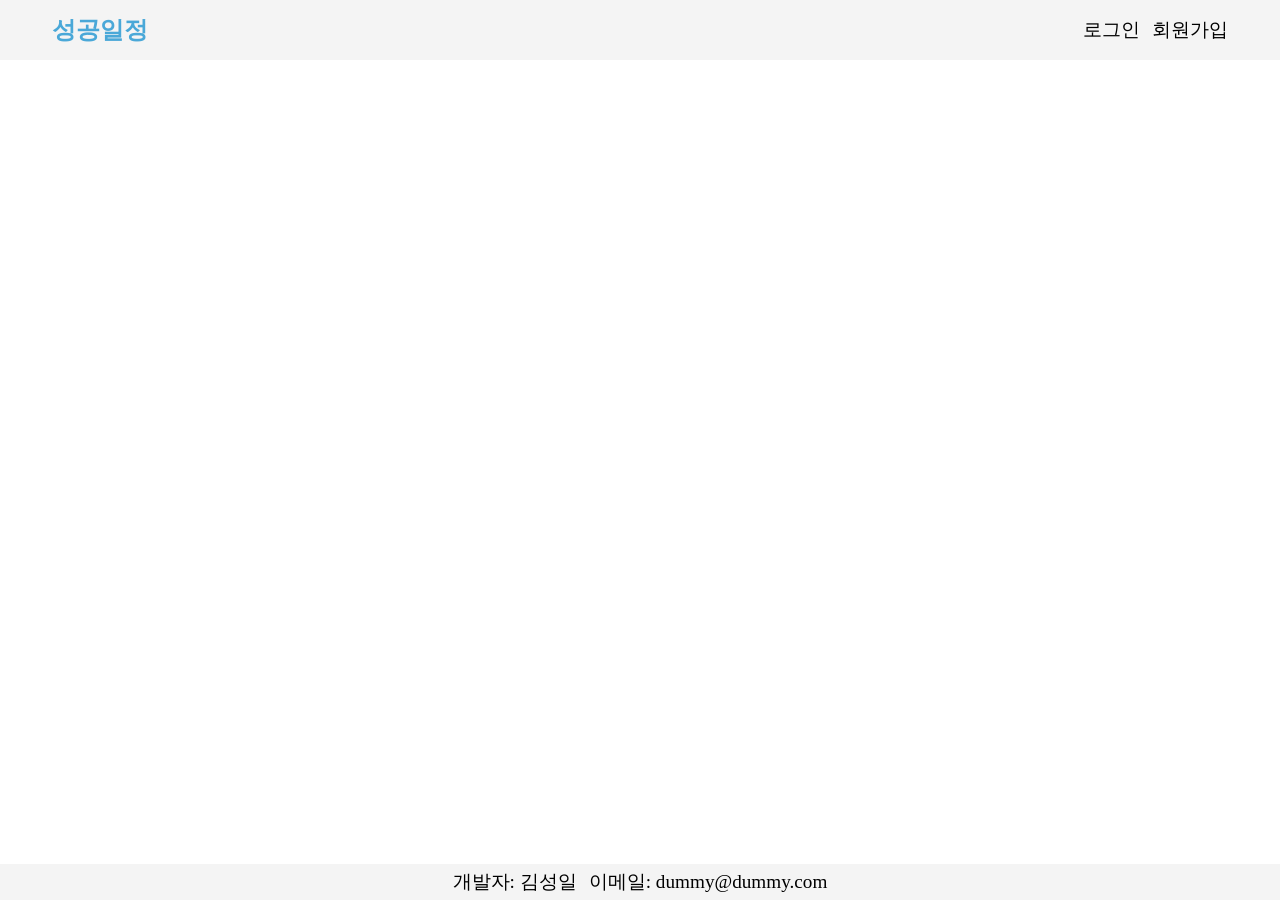
<file: back/퍼블리싱/footer.html>
<!DOCTYPE html>
<html lang="kr">
<head>
    <meta charset="UTF-8"/>
    <meta http-equiv="X-UA-Compatible" content="IE=edge"/>
    <meta name="viewport" content="width=device-width, initial-scale=1.0"/>
    <title>성공일정</title>
    <!-- 메타 태그 설정, 저자, 키워드, 설명-->
    <meta name="author" content="inusik"/>
    <meta name="keywords" content="성공일정, 아이젠하워 매트릭스, 일정관리, 업무분배, 우선순위"/>
    <meta name ="description" content="아이젠하워 매트릭스, 중요도와 긴급성을 기준으로 우선 순위를 세워 성공일정을  만듭니다 "/>
    <!-- 파비콘 -->
    <link rel = "icon" href ="img/favicon.ico"/>
    <!-- 아이폰 파비콘 -->
    <link rel = "apple-touch-icon" href ="img/favicon.ico"/>

    <!-- font-awesome-icon -->
    <link 
     rel="stylesheet" href="https://cdnjs.cloudflare.com/ajax/libs/font-awesome/5.15.4/css/all.min.css" integrity="sha512-1ycn6IcaQQ40/MKBW2W4Rhis/DbILU74C1vSrLJxCq57o941Ym01SwNsOMqvEBFlcgUa6xLiPY/NS5R+E6ztJQ==" crossorigin="anonymous" referrerpolicy="no-referrer" 
    />

    <!-- css -->
    <link rel="stylesheet" href="css/header.css">
    <link rel="stylesheet" href="css/footer.css">

    
</head>
<body>
    <header>
        <div class="inner">  <!--대화면컨트롤-->
            <div class="header-container">
                <div class="title">
                    <a href="#">성공일정</a>
                </div>
                <!-- title -->
                <div class="sign-container">
                    <div class="unsigned ">                    
                        <div class="sign-in"><a href="#">로그인</a></div>
                        <div class="sign-up"><a href="#">회원가입</a></div>
                    </div>
                    <!-- unsigned -->
                    <div class="signed hidden"> 
                        <div class="dropdown">
                            <div class="dropdown-button">
                                안녕하세요. <span id="nickname">홍길동</span>님
                                <!-- <i class="fa-solid fa-arrow-down"></i> -->
                                <i class="fas fa-caret-down"></i>
                            </div>
                            <!-- dropdown-button -->
                            <div class="dropdown-content">
                                <button id="sign-out">로그아웃</button>
                            </div>
                            <!-- dropdown-content -->
                        </div>                   
                        
                    </div>
                    <!-- signed -->
                </div>
            </div>
            <!-- header-container -->
        </div>
        <!-- inner -->

    
    </header>

    <main></main>

    <footer>
        <div class="inner">
            <div class="footer-container">
                <div class="author">개발자: 김성일</div>
                <div class="author-email">이메일: dummy@dummy.com</div>
            </div>
            <!-- foot-container -->
        </div>
    </footer>
 
</body>
</html>
</file>
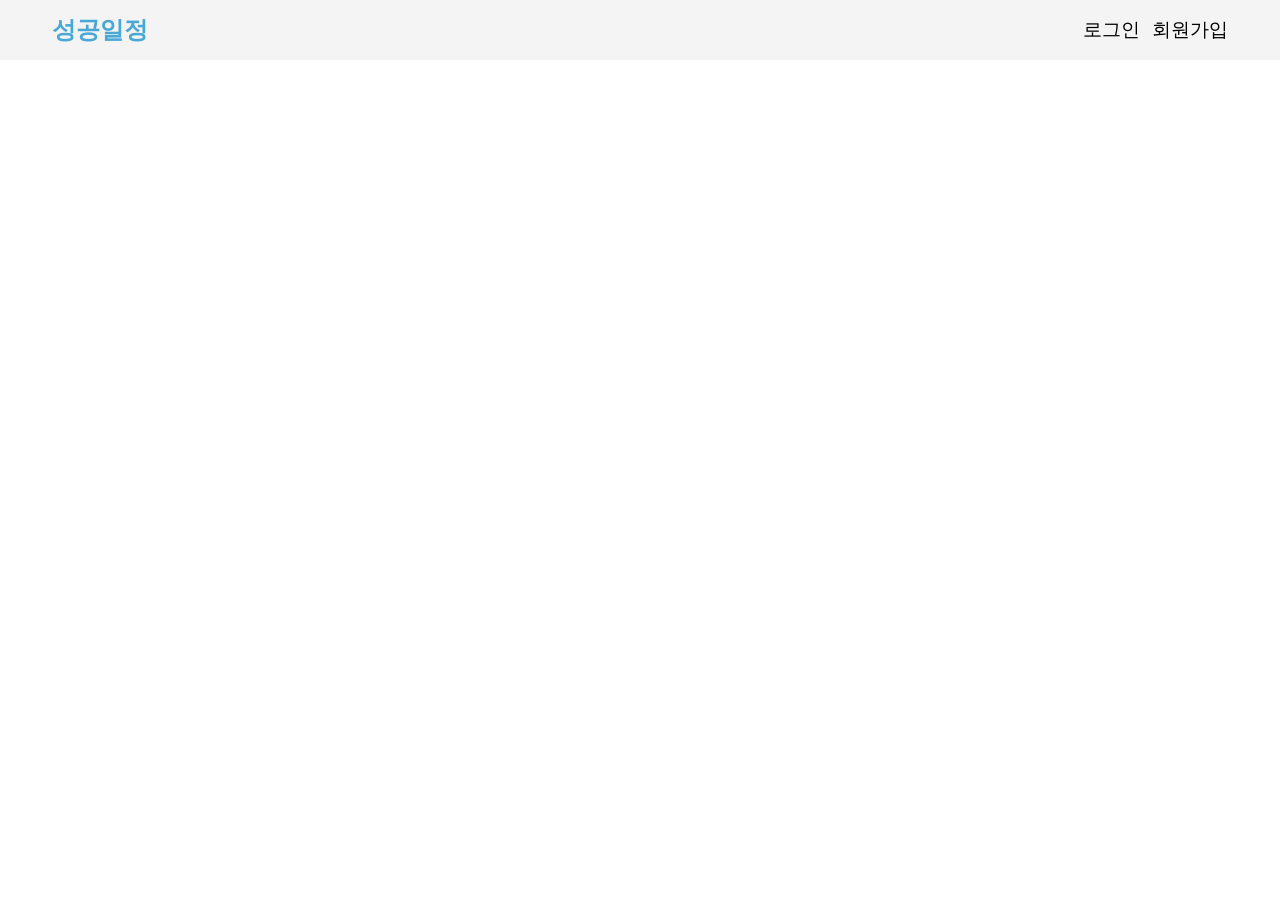
<file: back/퍼블리싱/header1.html>
<!DOCTYPE html>
<html lang="kr">
<head>
    <meta charset="UTF-8"/>
    <meta http-equiv="X-UA-Compatible" content="IE=edge"/>
    <meta name="viewport" content="width=device-width, initial-scale=1.0"/>
    <title>성공일정</title>
    <!-- 메타 태그 설정, 저자, 키워드, 설명-->
    <meta name="author" content="inusik"/>
    <meta name="keywords" content="성공일정, 아이젠하워 매트릭스, 일정관리, 업무분배, 우선순위"/>
    <meta name ="description" content="아이젠하워 매트릭스, 중요도와 긴급성을 기준으로 우선 순위를 세워 성공일정을  만듭니다 "/>
    <!-- 파비콘 -->
    <link rel = "icon" href ="img/favicon.ico"/>
    <!-- 아이폰 파비콘 -->
    <link rel = "apple-touch-icon" href ="img/favicon.ico"/>

    <!-- font-awesome-icon -->
    <link 
     rel="stylesheet" href="https://cdnjs.cloudflare.com/ajax/libs/font-awesome/5.15.4/css/all.min.css" integrity="sha512-1ycn6IcaQQ40/MKBW2W4Rhis/DbILU74C1vSrLJxCq57o941Ym01SwNsOMqvEBFlcgUa6xLiPY/NS5R+E6ztJQ==" crossorigin="anonymous" referrerpolicy="no-referrer" 
    />

    <!-- css -->
    <link rel="stylesheet" href="css/header.css">

    
</head>
<body>
    <header>
        <div class="inner">  <!--대화면컨트롤-->
            <div class="header-container">
                <div class="title">
                    <a href="#">성공일정</a>
                </div>
                <!-- title -->
                <div class="sign-container">
                    <div class="unsigned ">                    
                        <div class="sign-in"><a href="#">로그인</a></div>
                        <div class="sign-up"><a href="#">회원가입</a></div>
                    </div>
                    <!-- unsigned -->
                    <div class="signed hidden"> 
                        <div class="dropdown">
                            <div class="dropdown-button">
                                안녕하세요. <span id="nickname">홍길동</span>님
                                <!-- <i class="fa-solid fa-arrow-down"></i> -->
                                <i class="fas fa-caret-down"></i>
                            </div>
                            <!-- dropdown-button -->
                            <div class="dropdown-content">
                                <button id="sign-out">로그아웃</button>
                            </div>
                            <!-- dropdown-content -->
                        </div>                   
                        
                    </div>
                    <!-- signed -->
                </div>
            </div>
            <!-- header-container -->
        </div>
        <!-- inner -->

    
    </header>
 
 
</body>
</html>
</file>
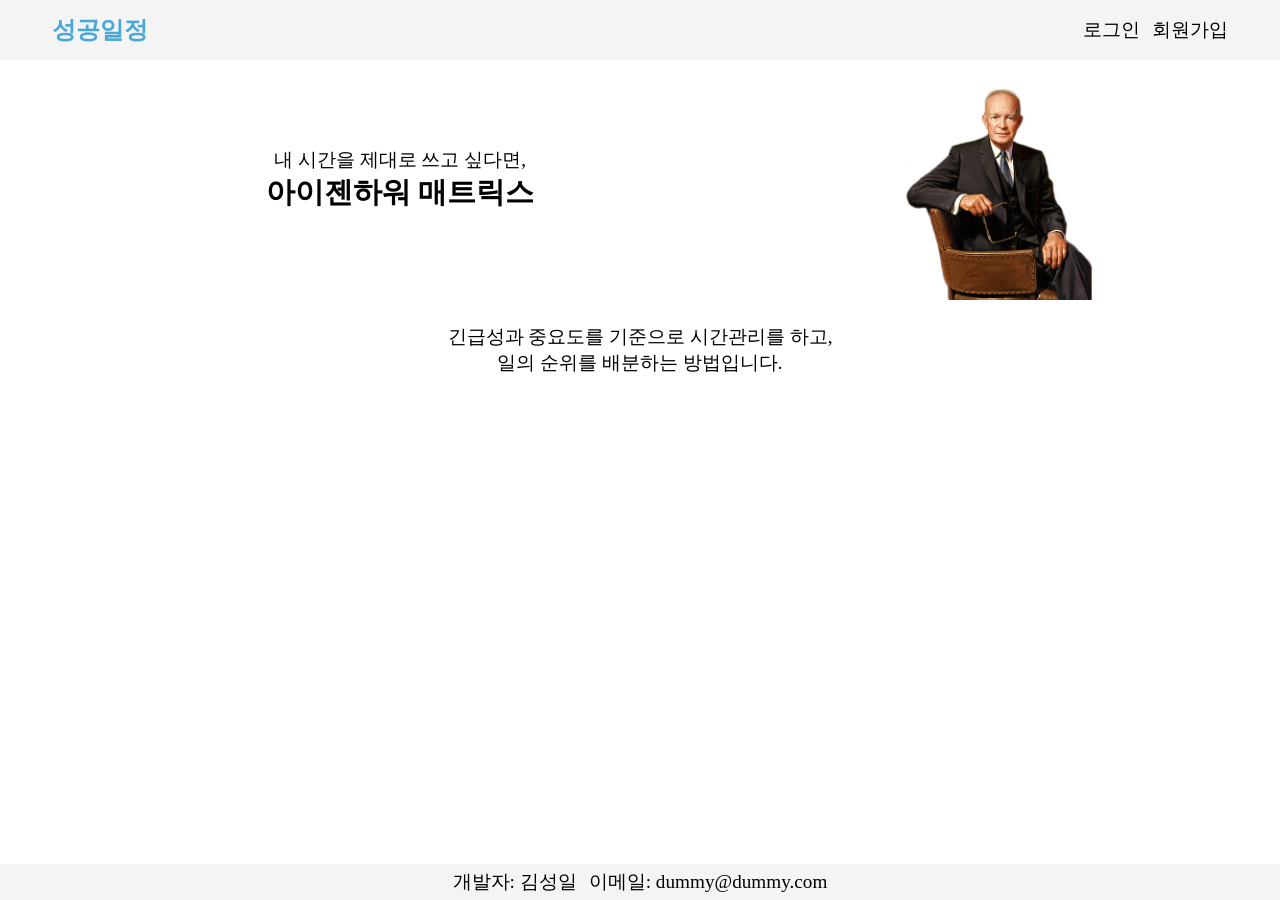
<file: back/퍼블리싱/jumbotron.html>
<!DOCTYPE html>
<html lang="kr">
<head>
    <meta charset="UTF-8"/>
    <meta http-equiv="X-UA-Compatible" content="IE=edge"/>
    <meta name="viewport" content="width=device-width, initial-scale=1.0"/>
    <title>성공일정</title>
    <!-- 메타 태그 설정, 저자, 키워드, 설명-->
    <meta name="author" content="inusik"/>
    <meta name="keywords" content="성공일정, 아이젠하워 매트릭스, 일정관리, 업무분배, 우선순위"/>
    <meta name ="description" content="아이젠하워 매트릭스, 중요도와 긴급성을 기준으로 우선 순위를 세워 성공일정을  만듭니다 "/>
    <!-- 파비콘 -->
    <link rel = "icon" href ="img/favicon.ico"/>
    <!-- 아이폰 파비콘 -->
    <link rel = "apple-touch-icon" href ="img/favicon.ico"/>

    <!-- font-awesome-icon -->
    <link 
     rel="stylesheet" href="https://cdnjs.cloudflare.com/ajax/libs/font-awesome/5.15.4/css/all.min.css" integrity="sha512-1ycn6IcaQQ40/MKBW2W4Rhis/DbILU74C1vSrLJxCq57o941Ym01SwNsOMqvEBFlcgUa6xLiPY/NS5R+E6ztJQ==" crossorigin="anonymous" referrerpolicy="no-referrer" 
    />

    <!-- css -->
    <link rel="stylesheet" href="css/header.css">
    <link rel="stylesheet" href="css/footer.css">
    <link rel="stylesheet" href="css/jumbotron.css">
    

    
</head>
<body>
    <header>
        <div class="inner">  <!--대화면컨트롤-->
            <div class="header-container">
                <div class="title">
                    <a href="#">성공일정</a>
                </div>
                <!-- title -->
                <div class="sign-container">
                    <div class="unsigned ">                    
                        <div class="sign-in"><a href="#">로그인</a></div>
                        <div class="sign-up"><a href="#">회원가입</a></div>
                    </div>
                    <!-- unsigned -->
                    <div class="signed hidden"> 
                        <div class="dropdown">
                            <div class="dropdown-button">
                                안녕하세요. <span id="nickname">홍길동</span>님
                                <!-- <i class="fa-solid fa-arrow-down"></i> -->
                                <i class="fas fa-caret-down"></i>
                            </div>
                            <!-- dropdown-button -->
                            <div class="dropdown-content">
                                <button id="sign-out">로그아웃</button>
                            </div>
                            <!-- dropdown-content -->
                        </div>                   
                        
                    </div>
                    <!-- signed -->
                </div>
            </div>
            <!-- header-container -->
        </div>
        <!-- inner -->

    
    </header>

    <main>
        <div class="inner">  
            <div class="jumbotron-container">
                <div class="jumbotron-item-main">
                    <div class="jumbotron-item-main-message">
                        <p>내 시간을 제대로 쓰고 싶다면,</p>
                        <h1>아이젠하워 매트릭스</h1>
                    </div>
                    <!-- jumbotron-item-main-message -->
                    <div class="jumbotron-item-main-image">
      
                    </div>
                    <!-- jumbotron-item-main-image -->
                </div>
                <!-- jumbotron-item-main -->
                <div class="jumbotron-item-sub">
                    <p>긴급성과 중요도를 기준으로 시간관리를 하고,</p>
                    <p>일의 순위를 배분하는 방법입니다.</p>
                </div>
                <!-- jumbotron-item-sub -->
            </div>
            <!-- jumbotron-container -->
        </div>
        <!-- inner -->
    </main>

    <footer>
        <div class="inner">
            <div class="footer-container">
                <div class="author">개발자: 김성일</div>
                <div class="author-email">이메일: dummy@dummy.com</div>
            </div>
            <!-- foot-container -->
        </div>
    </footer>
 
</body>
</html>
</file>
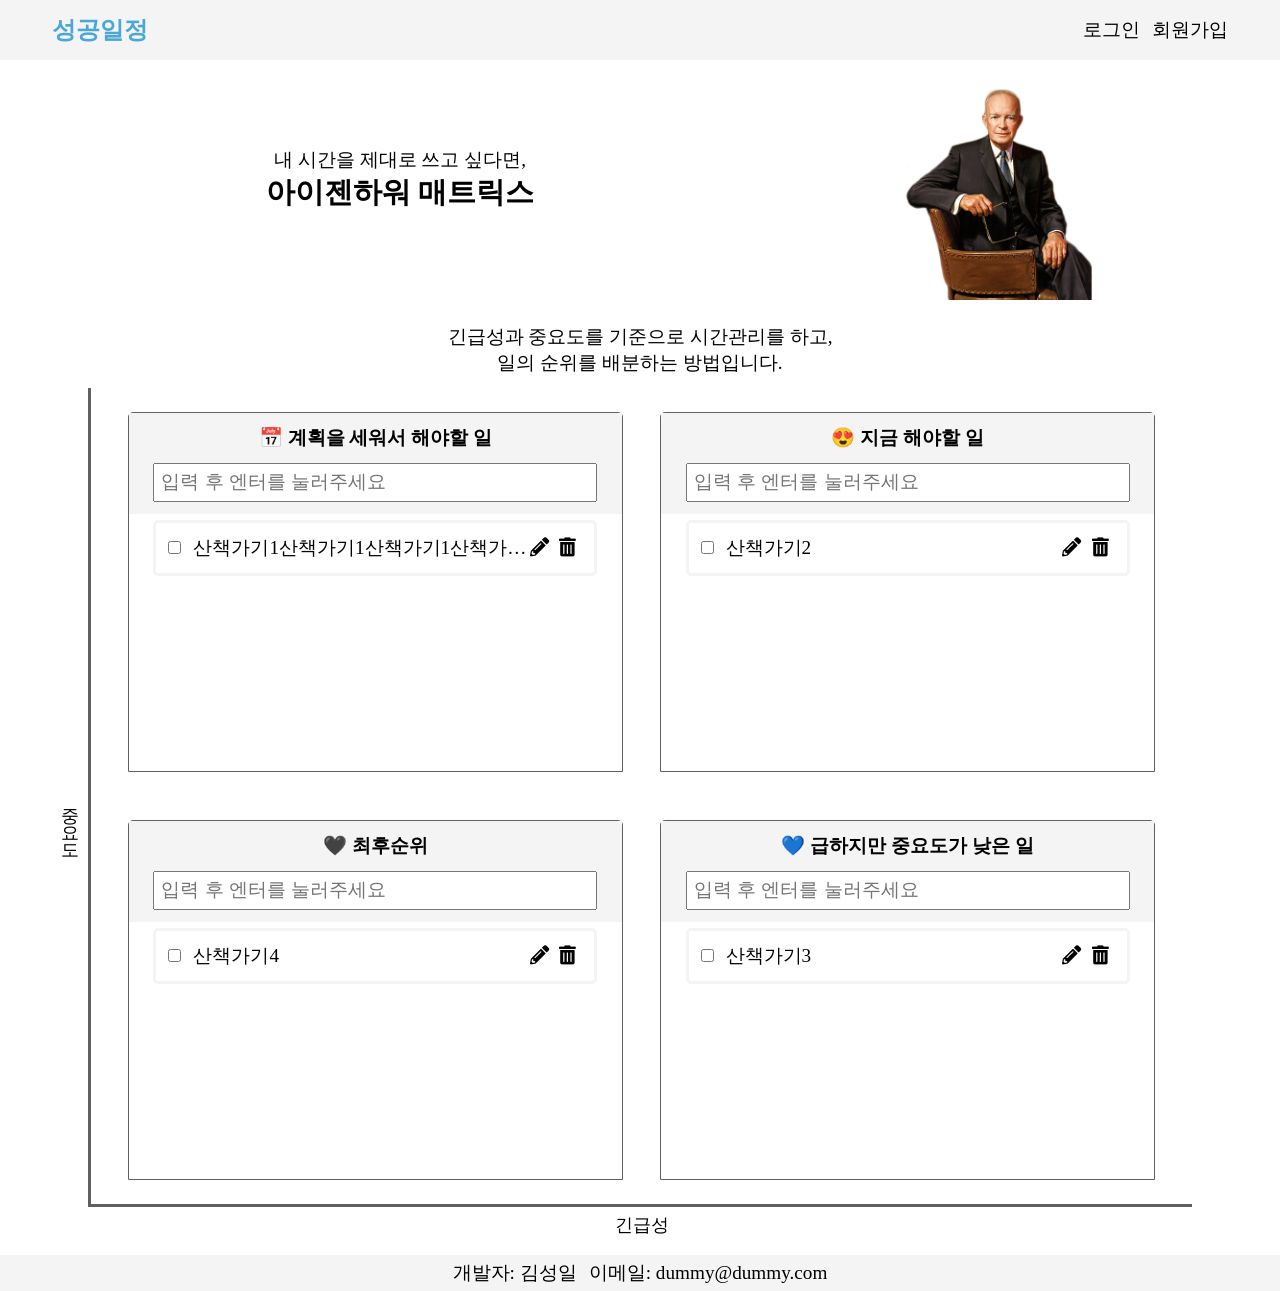
<file: back/퍼블리싱/matrix.html>
<!DOCTYPE html>
<html lang="kr">
<head>
    <meta charset="UTF-8"/>
    <meta http-equiv="X-UA-Compatible" content="IE=edge"/>
    <meta name="viewport" content="width=device-width, initial-scale=1.0"/>
    <title>성공일정</title>
    <!-- 메타 태그 설정, 저자, 키워드, 설명-->
    <meta name="author" content="inusik"/>
    <meta name="keywords" content="성공일정, 아이젠하워 매트릭스, 일정관리, 업무분배, 우선순위"/>
    <meta name ="description" content="아이젠하워 매트릭스, 중요도와 긴급성을 기준으로 우선 순위를 세워 성공일정을  만듭니다 "/>
    <!-- 파비콘 -->
    <link rel = "icon" href ="img/favicon.ico"/>
    <!-- 아이폰 파비콘 -->
    <link rel = "apple-touch-icon" href ="img/favicon.ico"/>

    <!-- font-awesome-icon -->
    <link 
     rel="stylesheet" href="https://cdnjs.cloudflare.com/ajax/libs/font-awesome/5.15.4/css/all.min.css" 
     integrity=
     "sha512-1ycn6IcaQQ40/MKBW2W4Rhis/DbILU74C1vSrLJxCq57o941Ym01SwNsOMqvEBFlcgUa6xLiPY/NS5R+E6ztJQ==" crossorigin="anonymous" referrerpolicy="no-referrer" 
    />

    <!-- css -->
    <link rel="stylesheet" href="css/header.css">
    <link rel="stylesheet" href="css/footer.css">
    <link rel="stylesheet" href="css/jumbotron.css">
    <link rel="stylesheet" href="css/matrix.css">
    
    

    
</head>
<body>
    <header> 
        <div class="inner">  <!--대화면컨트롤-->
            <div class="header-container">
                <div class="title">
                    <a href="#">성공일정</a>
                </div>
                <!-- title -->
                <div class="sign-container">
                    <div class="unsigned ">                    
                        <div class="sign-in"><a href="#">로그인</a></div>
                        <div class="sign-up"><a href="#">회원가입</a></div>
                    </div>
                    <!-- unsigned -->
                    <div class="signed hidden"> 
                        <div class="dropdown">
                            <div class="dropdown-button">
                                안녕하세요. <span id="nickname">홍길동</span>님
                                <!-- <i class="fa-solid fa-arrow-down"></i> -->
                                <i class="fas fa-caret-down"></i>
                            </div>
                            <!-- dropdown-button -->
                            <div class="dropdown-content">
                                <button id="sign-out">로그아웃</button>
                            </div>
                            <!-- dropdown-content -->
                        </div>                   
                        
                    </div>
                    <!-- signed -->
                </div>
            </div>
            <!-- header-container -->
        </div>
        <!-- inner -->

    
    </header>

    <main>
        <div class="inner">  
            <div class="jumbotron-container">
                <div class="jumbotron-item-main">
                    <div class="jumbotron-item-main-message">
                        <p>내 시간을 제대로 쓰고 싶다면,</p>
                        <h1>아이젠하워 매트릭스</h1>
                    </div>
                    <!-- jumbotron-item-main-message -->
                    <div class="jumbotron-item-main-image">
      
                    </div>
                    <!-- jumbotron-item-main-image -->
                </div>
                <!-- jumbotron-item-main -->
                <div class="jumbotron-item-sub">
                    <p>긴급성과 중요도를 기준으로 시간관리를 하고,</p>
                    <p>일의 순위를 배분하는 방법입니다.</p>
                </div>
                <!-- jumbotron-item-sub -->
            </div>
            <!-- jumbotron-container -->

            <div class="matrix-container">
                <div class="matrix-item" id="decide">
                    <div class="matrix-item-header">  
                        <div class="matrix-title">📅 계획을 세워서 해야할 일</div>     <!--이모지-->
                        <input type="text" class="matrix-input" placeholder="입력 후 엔터를 눌러주세요">
                    </div> 
                    <!-- matrix-item-header -->

                    <ul class="matrix-item-list">
                        <li class ="list-item">
                            <div class="done-text-container">
                                <input type="checkbox" class="todo-done">
                                <p class="todo-text">산책가기1산책가기1산책가기1산책가기1산책가기1산책가기1</p>
                            </div>
                            <!-- done-text-container -->

                            <div class="update-delete-container">             <!--fontawesome -->
                                <i class="todo-update fas fa-pencil-alt"></i>
                                <i class="todo-delete fas fa-trash-alt"></i>
                            </div>
                            <!-- update-delete-container -->

                        </li>
                        <!-- list-item -->

                    </ul>
                    <!-- matrix-item-list -->
                </div>
                <!-- matrix-item-decide -->

                <div class="matrix-item" id="do">
                    <div class="matrix-item-header">
                        <div class="matrix-title">😍 지금 해야할 일</div>
                        <input type="text" class="matrix-input" placeholder="입력 후 엔터를 눌러주세요">
                    </div>
                    <!-- matrix-item-header -->

                    <ul class="matrix-item-list">
                        <li class ="list-item">

                            <div class="done-text-container">
                                <input type="checkbox" class="todo-done">
                                <p class ="todo-text">산책가기2</p>
                            </div>
                            <!-- done-text-container -->

                            <div class="update-delete-container">  <!--fontawesome -->
                                <i class="todo-update fas fa-pencil-alt"></i>
                                <i class="todo-delete fas fa-trash-alt"></i>
                            </div>
                            <!-- update-delete-container -->

                        </li>
                        <!-- list-item -->

                    </ul>
                    <!-- matrix-item-list -->
                </div>
                <!-- matrix-item do -->

                <div class="matrix-item" id="delegate">
                    <div class="matrix-item-header">
                        <div class="matrix-title">💙 급하지만 중요도가 낮은 일</div>
                        <input type="text" class="matrix-input" placeholder="입력 후 엔터를 눌러주세요">
                    </div>
                    <!-- matrix-item-header -->

                    <ul class="matrix-item-list">
                        <li class ="list-item">
                            <div class="done-text-container">
                                <input type="checkbox" class="todo-done">
                                <p class ="todo-text">산책가기3</p>
                            </div>
                            <!-- done-text-container -->

                            <div class="update-delete-container">  <!--fontawesome -->
                                <i class="todo-update fas fa-pencil-alt"></i>
                                <i class="todo-delete fas fa-trash-alt"></i>
                            </div>
                        </li>

                    </ul>
                    <!-- matrix-item-list -->
                </div>
                <!-- matrix-item delegate -->


                <div class="matrix-item" id="delete">
                    <div class="matrix-item-header">
                        <div class="matrix-title">🖤 최후순위</div>
                        <input type="text" class="matrix-input" placeholder="입력 후 엔터를 눌러주세요">
                    </div>
                    <!-- matrix-item-header-->

                    <ul class="matrix-item-list">
                        <li class ="list-item">
                            <div class="done-text-container">
                                <input type="checkbox" class="todo-done">
                                <p class ="todo-text">산책가기4</p>
                            </div>
                            <!-- done-text-container -->

                            <div class="update-delete-container">  <!--fontawesome -->
                                <i class="todo-update fas fa-pencil-alt"></i>
                                <i class="todo-delete fas fa-trash-alt"></i>
                            </div>
                        </li>

                    </ul>
                    <!-- matrix-item-list -->
                </div>
                <!-- matrix-item delete -->

               <span class="importance">중요도</span>
                <span class="urgency">긴급성</span>
           
            </div>
            <!-- matrix-container -->
         


        </div>
        <!-- inner -->
    </main>

    <footer>
        <div class="inner">
            <div class="footer-container">
                <div class="author">개발자: 김성일</div>
                <div class="author-email">이메일: dummy@dummy.com</div>
            </div>
            <!-- foot-container -->
        </div>
    </footer>
 
</body>
</html>
</file>
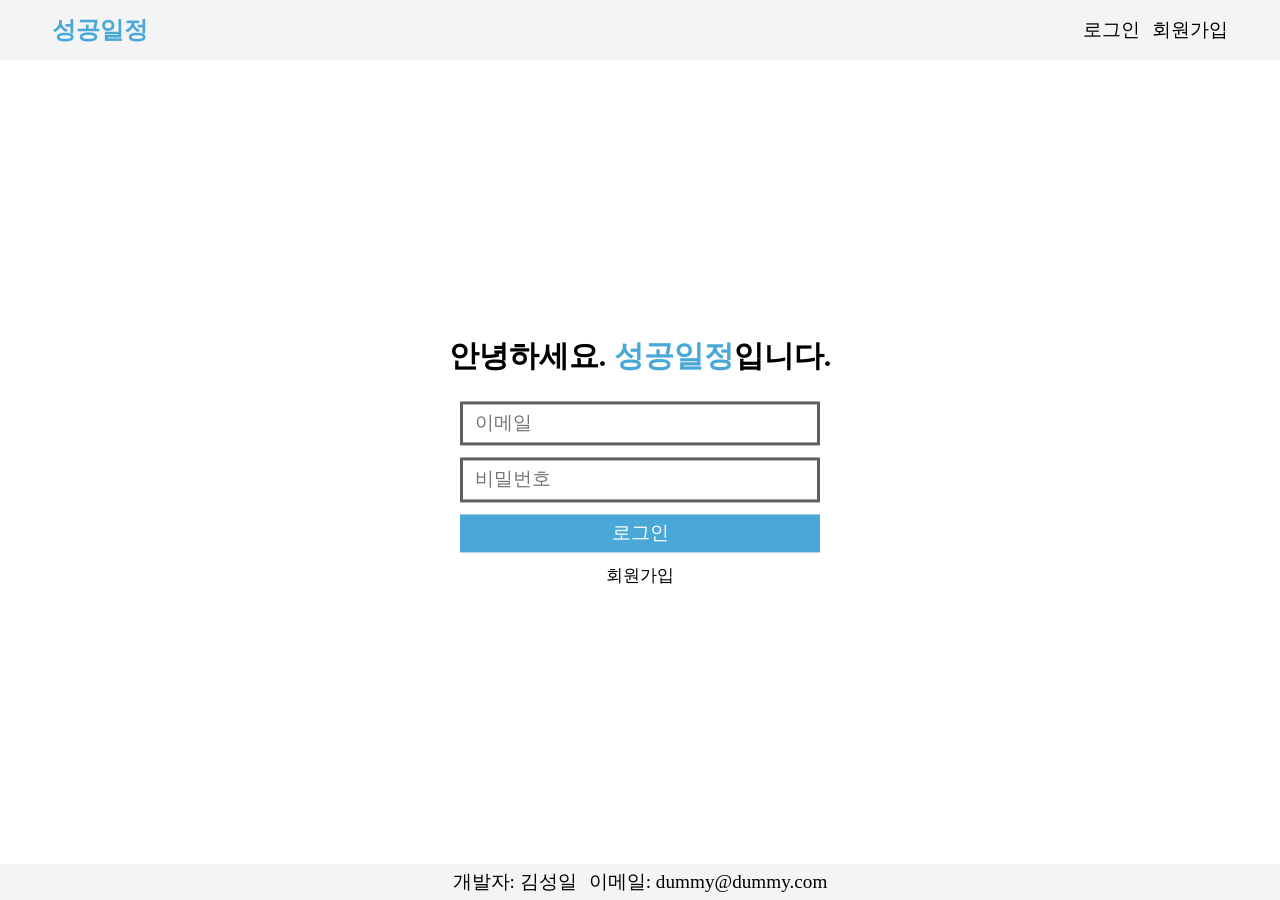
<file: back/퍼블리싱/signin.html>
<!DOCTYPE html>
<html lang="kr">
<head>
    <meta charset="UTF-8"/>
    <meta http-equiv="X-UA-Compatible" content="IE=edge"/>
    <meta name="viewport" content="width=device-width, initial-scale=1.0"/>
    <title>성공일정</title>
    <!-- 메타 태그 설정, 저자, 키워드, 설명-->
    <meta name="author" content="inusik"/>
    <meta name="keywords" content="성공일정, 아이젠하워 매트릭스, 일정관리, 업무분배, 우선순위"/>
    <meta name ="description" content="아이젠하워 매트릭스, 중요도와 긴급성을 기준으로 우선 순위를 세워 성공일정을  만듭니다 "/>
    <!-- 파비콘 -->
    <link rel = "icon" href ="img/favicon.ico"/>
    <!-- 아이폰 파비콘 -->
    <link rel = "apple-touch-icon" href ="img/favicon.ico"/>

    <!-- font-awesome-icon -->
    <link 
     rel="stylesheet" href="https://cdnjs.cloudflare.com/ajax/libs/font-awesome/5.15.4/css/all.min.css" integrity="sha512-1ycn6IcaQQ40/MKBW2W4Rhis/DbILU74C1vSrLJxCq57o941Ym01SwNsOMqvEBFlcgUa6xLiPY/NS5R+E6ztJQ==" crossorigin="anonymous" referrerpolicy="no-referrer" 
    />

    <!-- css -->
    <link rel="stylesheet" href="css/header.css">
    <link rel="stylesheet" href="css/footer.css">
    <link rel="stylesheet" href="css/signin.css">
  
</head>
<body>
    <header>
        <div class="inner">  <!--대화면컨트롤-->
            <div class="header-container">
                <div class="title">
                    <a href="#">성공일정</a>
                </div>
                <!-- title -->
                <div class="sign-container">
                    <div class="unsigned ">                    
                        <div class="sign-in"><a href="#">로그인</a></div>
                        <div class="sign-up"><a href="#">회원가입</a></div>
                    </div>
                    <!-- unsigned -->
                    <div class="signed hidden"> 
                        <div class="dropdown">
                            <div class="dropdown-button">
                                안녕하세요. <span id="nickname">홍길동</span>님
                                <!-- <i class="fa-solid fa-arrow-down"></i> -->
                                <i class="fas fa-caret-down"></i>
                            </div>
                            <!-- dropdown-button -->
                            <div class="dropdown-content">
                                <button id="sign-out">로그아웃</button>
                            </div>
                            <!-- dropdown-content -->
                        </div>                   
                        
                    </div>
                    <!-- signed -->
                </div>
            </div>
            <!-- header-container -->
        </div>
        <!-- inner -->

    
    </header>

    <main>
        <div class="inner">
            <div class="signin-container">
                <h1>안녕하세요. <span class="blue">성공일정</span>입니다.</h1>
                <div class="signin-form">
                    <input type="text" placeholder="이메일" id="email" />
                    <input type="password" placeholder="비밀번호" id="password" />
                    <input type="button" value="로그인" id="signin" />
                    <div class="signup-container">
                        <a href="#" id="signup">회원가입</a>
                    </div>
                    <!-- "signup-container -->
                </div>
                <!-- signin-form -->
            </div>
            <!-- signin-container -->
        </div>
        <!-- inner -->
    </main>

    <footer>
        <div class="inner">
            <div class="footer-container">
                <div class="author">개발자: 김성일</div>
                <div class="author-email">이메일: dummy@dummy.com</div>
            </div>
            <!-- foot-container -->
        </div>
    </footer>
 
</body>
</html>
</file>
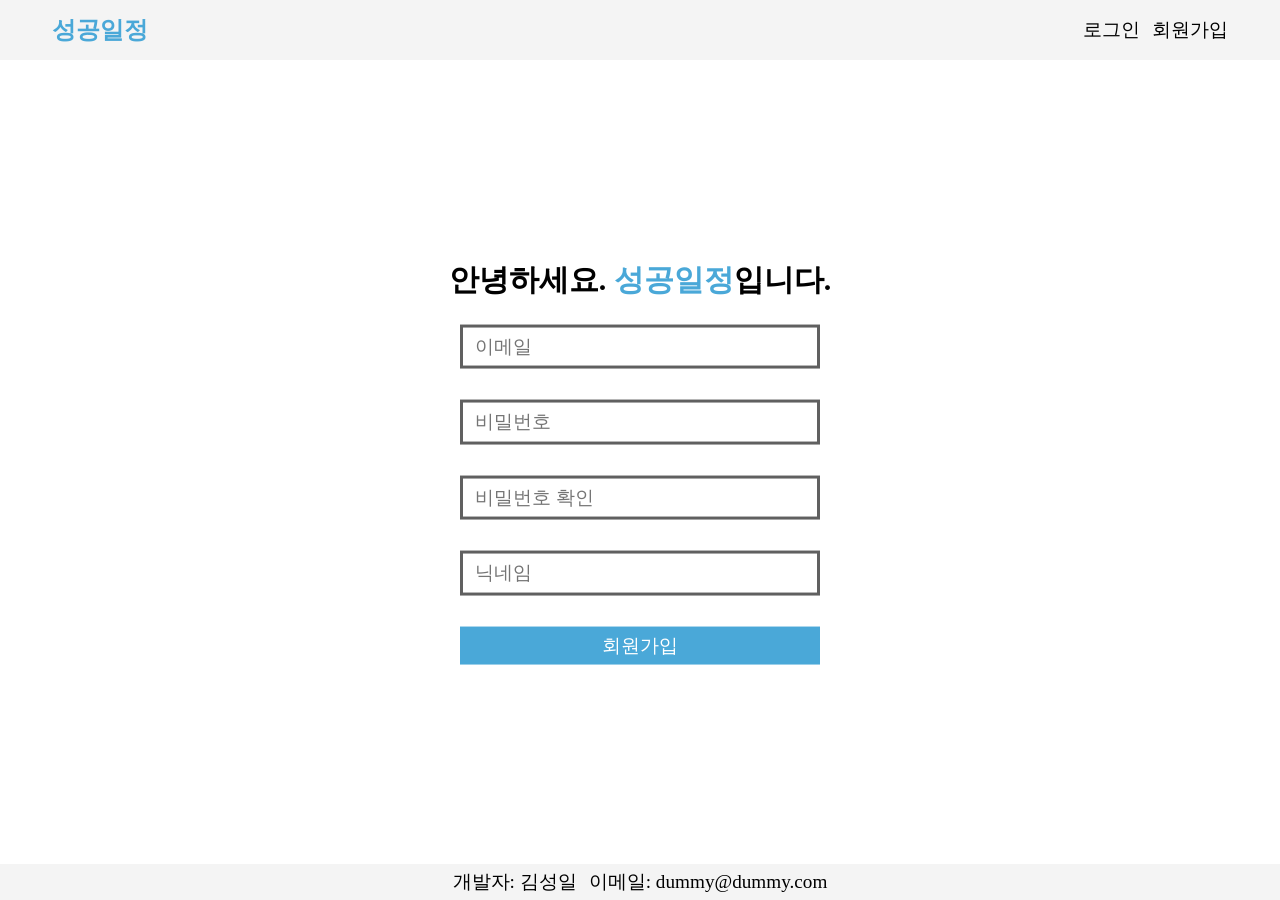
<file: back/퍼블리싱/signup.html>
<!DOCTYPE html>
<html lang="kr">
<head>
    <meta charset="UTF-8"/>
    <meta http-equiv="X-UA-Compatible" content="IE=edge"/>
    <meta name="viewport" content="width=device-width, initial-scale=1.0"/>
    <title>성공일정</title>
    <!-- 메타 태그 설정, 저자, 키워드, 설명-->
    <meta name="author" content="inusik"/>
    <meta name="keywords" content="성공일정, 아이젠하워 매트릭스, 일정관리, 업무분배, 우선순위"/>
    <meta name ="description" content="아이젠하워 매트릭스, 중요도와 긴급성을 기준으로 우선 순위를 세워 성공일정을  만듭니다 "/>
    <!-- 파비콘 -->
    <link rel = "icon" href ="img/favicon.ico"/>
    <!-- 아이폰 파비콘 -->
    <link rel = "apple-touch-icon" href ="img/favicon.ico"/>

    <!-- font-awesome-icon -->
    <link 
     rel="stylesheet" href="https://cdnjs.cloudflare.com/ajax/libs/font-awesome/5.15.4/css/all.min.css" integrity="sha512-1ycn6IcaQQ40/MKBW2W4Rhis/DbILU74C1vSrLJxCq57o941Ym01SwNsOMqvEBFlcgUa6xLiPY/NS5R+E6ztJQ==" crossorigin="anonymous" referrerpolicy="no-referrer" 
    />

    <!-- css -->
    <link rel="stylesheet" href="css/header.css">
    <link rel="stylesheet" href="css/footer.css">
    <link rel="stylesheet" href="css/signup.css">
 
</head>
<body>
    <header>
        <div class="inner">  <!--대화면컨트롤-->
            <div class="header-container">
                <div class="title">
                    <a href="#">성공일정</a>
                </div>
                <!-- title -->
                <div class="sign-container">
                    <div class="unsigned ">                    
                        <div class="sign-in"><a href="#">로그인</a></div>
                        <div class="sign-up"><a href="#">회원가입</a></div>
                    </div>
                    <!-- unsigned -->
                    <div class="signed hidden"> 
                        <div class="dropdown">
                            <div class="dropdown-button">
                                안녕하세요. <span id="nickname">홍길동</span>님
                                <!-- <i class="fa-solid fa-arrow-down"></i> -->
                                <i class="fas fa-caret-down"></i>
                            </div>
                            <!-- dropdown-button -->
                            <div class="dropdown-content">
                                <button id="sign-out">로그아웃</button>
                            </div>
                            <!-- dropdown-content -->
                        </div>                   
                        
                    </div>
                    <!-- signed -->
                </div>
            </div>
            <!-- header-container -->
        </div>
        <!-- inner -->

    
    </header>

    <main>
        <div class="inner">
            <div class="signup-container">
                <h1>안녕하세요. <span class="blue">성공일정</span>입니다.</h1>
                <div class="signup-form">
                    
                    <input type="text" placeholder="이메일" id="email" />
                    <div class="email-massage message">이메일 형식으로 입력해 주세요</div>
                    
                    <input type="password" placeholder="비밀번호" id="password" />
                    <div class="password-massage message">
                        영문, 숫자, 특수문자(!@#$%)조합 8자 이상 입력
                    </div>

                    <input 
                        type="password" 
                        placeholder="비밀번호 확인" 
                        id="password-confirm" 
                    />
                    <div class="password-confirm-message message">
                        비밀번호가 일치하지 않습니다.
                    </div>
                    
                    <input type="text" placeholder="닉네임" id="nickname" />
                    <div class="nickname-massage message">
                        한글 or 영어 2-10자로 설정해 주세요
                    </div>

                    <input type="button" value="회원가입" id="signup" />
                   
                </div>
                <!-- signup-form -->             
            </div>
        </div>
    </main>

    <footer>
        <div class="inner">
            <div class="footer-container">
                <div class="author">개발자: 김성일</div>
                <div class="author-email">이메일: dummy@dummy.com</div>
            </div>
            <!-- foot-container -->
        </div>
    </footer>
 
</body>
</html>
</file>
<file: back/퍼블리싱/css/header.css>
:root{
    --light-gray:#f4f4f4;
    --main-blue:#4aa8d8;
    --dark-gray:#606060;
}
    
* {
    margin:0;
    padding:0;
    box-sizing: border-box;
}
html{
    font-size:10px;
}

a {
    text-decoration: none;
    color:black;
}

.blue{
    color:var(--main-blue);
}

header{
    background-color: var(--light-gray);
}
.header-container{
    display: flex;
    justify-content:space-between ;
    align-items: center;
    height: 5rem;
     margin : 0 1rem;


}


.title a{
    font-size: 2rem;
    color:var(--main-blue);
    font-weight: 900;
}
.unsigned {
    display: flex;

}
.sign-container a{
    font-size:1.6rem ;
}
.sign-in{
    margin-right:1rem;
}
.inner{
    margin: 0 auto;
}

@media only all and (min-width:1200px){
    .inner{
        max-width:1200px;
    }
    html{
        font-size: 12px;
    }
}

.hidden{
    display: none;
}

/* 회원용 해더- 드롭다운 */

.dropdown{
    position: relative;
}

.dropdown-button{
    font-size: 1.4rem;
    cursor: pointer;
}


.dropdown-content{
    display: none;
    position: absolute;
    width:100%;
}
.dropdown-content button{
    width:100%;
    font-size: 1.2rem;
    line-height: 2;
    background-color:var(--light-gray);
    border: 1px solid var(--dark-gray);
    cursor: pointer;
}
.dropdown-content button:hover{
    background-color: var(--dark-gray);
    color:white;
}

.dropdown:hover .dropdown-content{
    display:block ;
}

@media only all and (max-width:400px){
    html{
        font-size: 8px;
    }
}
</file>
<file: back/퍼블리싱/css/footer.css>
html, body{
    height: 100%;
}
body{
    display: flex;
    min-height: 100vh;
    flex-direction: column;
}

main{
    flex:1;
}
footer{
    background-color: var(--light-gray);
    height: 3rem;
}
.footer-container{
    display: flex;
    justify-content: center;
    /* align-items: center;
    height: 3rem; */
    line-height: 3rem;
    font-size:1.6rem;
    /* gap:1rem   */
}
.author{
    margin-right:1rem ;

}
</file>
<file: back/퍼블리싱/css/jumbotron.css>
.jumbotron-item-main{
    height: 20rem;
    display: flex;
    justify-content: space-between;
    align-items: center;
}

.jumbotron-item-main-message{
    width: 60%;
    text-align: center;

}

.jumbotron-item-main-image{
    width: 40%;
    height: 100%;
    /* background-image: url("../img/eisenhower.png");
    background-repeat: no-repeat;
    background-position:center;
    background-size: contain; */
    background:  url("../img/eisenhower.png") no-repeat  center / contain ;
}

.jumbotron-item-main-message p{
    font-size: 1.6rem;
}

.jumbotron-item-main-message h1{
    font-size: 2.4rem;
}

.jumbotron-item-sub{
    margin-top: 2rem;
    text-align: center;
    font-size: 1.6rem;

}
</file>
<file: back/퍼블리싱/css/matrix.css>
ul, ol{
    list-style: none;
}

/* 컨테이너 */
.matrix-container{
    display: flex;
    flex-wrap: wrap;
    justify-content: space-evenly;
    border-left: 3px solid var(--dark-gray);
    border-bottom: 3px solid var(--dark-gray);
    margin: 1rem 4rem 4rem;

    position:  relative;  /*중요도 긴급성 위치때문에*/
}

.matrix-item{
    width: 45%;
    height: 30rem;
    border: 0.5px solid var(--dark-gray);
    border-radius: 5px 5px 0 0;
    margin: 2rem 0;

    display: flex;
    flex-direction: column;
   
}

/* 아이템 헤더 */

.matrix-item-header{
    text-align: center;
    background-color: var(--light-gray);
    padding: 1rem 0;
}

.matrix-title{
    font-size: 1.6rem;
    font-weight: 700;
} 


.matrix-input{
    width: 90%;
    font-size: 1.6rem;
    margin-top: 1rem;
    padding-left: 0.5rem;
    line-height: 1.8;

}

/* 아이탬 리스트 */

.matrix-item-list{   
    flex: 1;
    /*해더를 제외한 모든 높이 차지하기  */
    overflow-y: auto;
    
    /* 스크롤 */
}

.list-item{
    width: 90%;
    margin: 0.5rem auto;
    border: 3px solid var(--light-gray); 
    border-radius: 5px ;
    padding: 1rem;

    display: flex;
    justify-content: space-between;
    align-items: center;
} 

.done-text-container{
    flex: 1;
    /*update-deleter-container를 제외한 모든 높이 차지하기  */
    font-size: 1.6rem;
    display: flex;
    align-items: center;


}
.todo-done{
    margin-right: 1rem;
    cursor: pointer;
}

.todo-done:checked + .todo-text{
    text-decoration: line-through;
}

.todo-text{
    flex: 1;
    /* .todo-done을 제외한 모든 너비를 차지 */
    width: 0;
    overflow: hidden;
    white-space: nowrap;
    text-overflow: ellipsis;

}

.update-delete-container{
    font-size: 1.6rem;
}


.todo-update{
    margin-right: 0.5rem;
    cursor: pointer;
}

.todo-delete{
    margin-right: 0.5rem;
    cursor: pointer;
    
}

/* 순서 */
#decide{
    order :1;
}
#do{
    order :2;
}
#delete{
    order :3;
}
#delegate{
    order :4;
}

/* 중요도 긴급성 포지션 */
.importance{
    position: absolute;
    font-size: 1.5rem;
    top:50%;
    left:-3%;
    writing-mode: vertical-rl;
}

.urgency{
    position:absolute;
    font-size: 1.5rem;
    bottom : -4%;

}

/*모바일 레이아웃 설정*/

@media only all and (max-width :768px) {
    .matrix-container{
        display: block;
    }
    .matrix-item{
        width: 90%;
        margin: 0 auto 1rem;
    }

    .importance{
        left:-7%;
    }

    .urgency{
        bottom:-2%;
        left:45%;
    }
    
}
</file>
<file: back/퍼블리싱/css/signin.css>
/* main.inner{
    height: 100%;
}
.signin-container{
    height: 100%;
    display: flex;
    flex-direction: column;
    justify-content: center;
    align-items: center;

} */

main{
    position: relative;
}
.signin-container{
    width:100%;
    position: absolute;
    top:50%;
    left:50%;
    transform: translate(-50%,-50%);
    /* 개체의 너비, 높이에 대하여 각각 50% 만큼 이동한다 */
    text-align: center;
}

.signin-container h1{
    font-size: 2.5rem;

}

.signin-form{
    width: 80%;
    max-width: 30rem;
    margin:2rem auto 0;
    display: flex;
    flex-direction: column;
    align-items: center;
}

.signin-form input{
    width:100%;
    font-size: 1.6rem ;
    line-height: 2;
    margin-bottom: 1rem;
    padding-left: 1rem;
    border:3px solid var(--dark-gray);
}

#signin{
   padding-left: 0;
   background-color: var(--main-blue);
   border:none;
   color: white;
   cursor: pointer;

}

#signin:hover{
    color:black;
}

.signup-container{
    width: 100%;
    text-align:  center;

}

#signup{
    color:black;
    font-size: 1.4rem;
}
</file>
<file: back/퍼블리싱/css/signup.css>
main{
    position: relative;
}

.signup-container{
    width:100%;
    position: absolute;
    top:50%;
    left:50%;
    transform: translate(-50%,-50%);
    /* 개체의 너비, 높이에 대하여 각각 50% 만큼 이동한다 */
    text-align: center;
}

.signup-container h1{
    font-size: 2.5rem;
}

.signup-form{
    width: 80%;
    max-width: 30rem;
    margin:2rem auto 0;
    display: flex;
    flex-direction: column;
    align-items: center;
}
.signup-form input{
    width:100%;
    font-size: 1.6rem ;
    line-height: 2;
    padding-left: 1rem;
    border:3px solid var(--dark-gray);
}

.message{
    margin-bottom: 1rem;
    font-size: 1.2rem;
    /* display: none; */
    visibility: hidden;
}

#signup{
    padding-left: 0;
    background-color: var(--main-blue);
    border:none;
    color: white;
    cursor: pointer;
 
 }

 #signup:hover{
    color:black;
}
</file>
